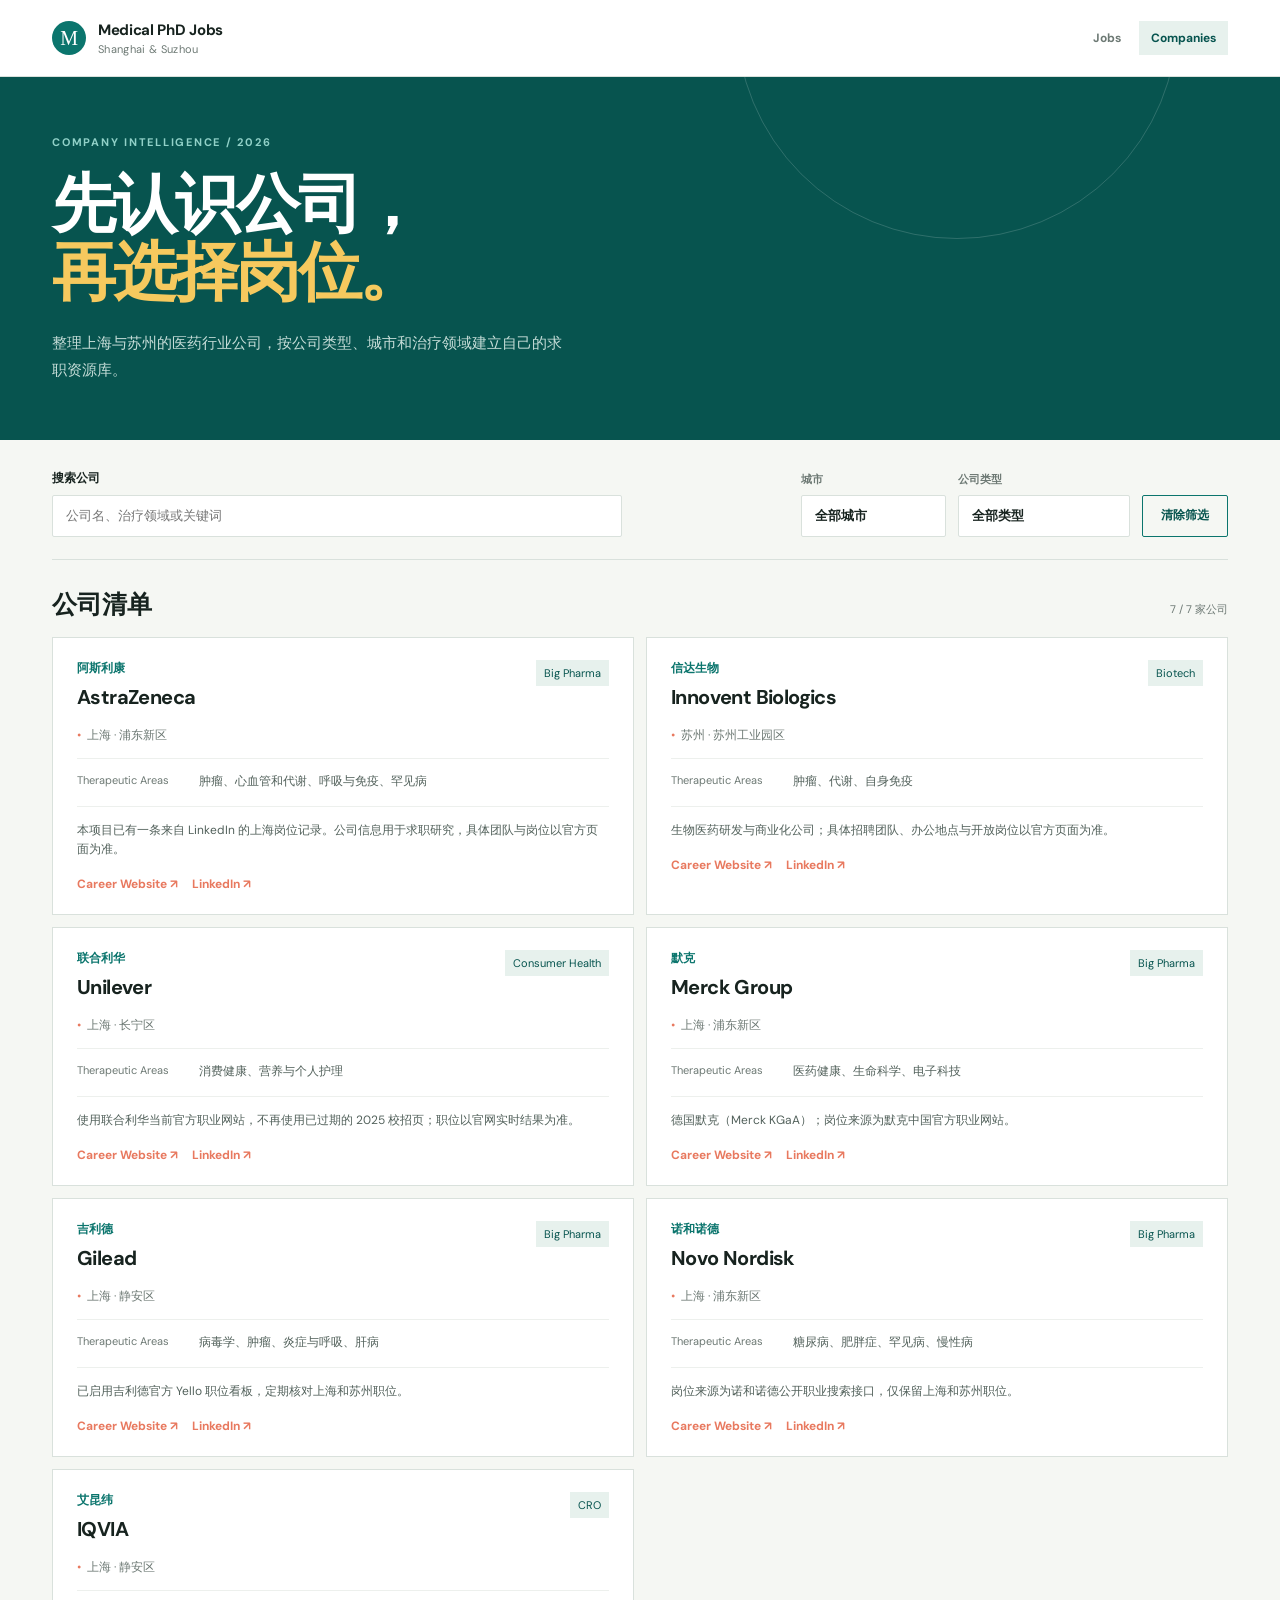
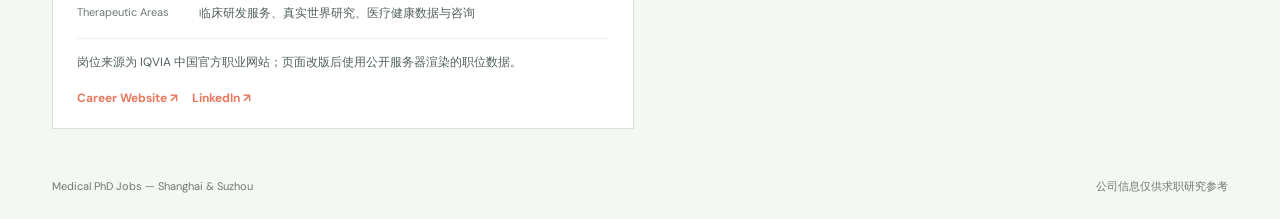
<file: companies.html>
<!doctype html>
<html lang="zh-CN">
<head>
  <meta charset="UTF-8">
  <meta name="viewport" content="width=device-width, initial-scale=1.0">
  <meta name="description" content="上海与苏州医药行业公司求职资源库">
  <title>Companies — Shanghai &amp; Suzhou</title>
  <link rel="stylesheet" href="styles.css">
  <link rel="stylesheet" href="companies.css">
  <script src="companies.js" defer></script>
</head>
<body>
  <header class="site-header">
    <div class="header-inner">
      <a class="brand" href="./">
        <span class="brand-mark">M</span>
        <span><strong>Medical PhD Jobs</strong><small>Shanghai &amp; Suzhou</small></span>
      </a>
      <nav class="site-nav" aria-label="主导航">
        <a href="./">Jobs</a>
        <a class="active" href="companies.html">Companies</a>
      </nav>
    </div>
  </header>

  <main>
    <section class="company-hero">
      <div class="company-hero-inner">
        <p class="eyebrow">COMPANY INTELLIGENCE / 2026</p>
        <h1>先认识公司，<br><em>再选择岗位。</em></h1>
        <p class="hero-copy">整理上海与苏州的医药行业公司，按公司类型、城市和治疗领域建立自己的求职资源库。</p>
      </div>
    </section>

    <section class="workspace company-workspace" aria-label="公司资源库">
      <div class="company-toolbar">
        <div class="search-wrap">
          <label for="companySearch">搜索公司</label>
          <input id="companySearch" type="search" placeholder="公司名、治疗领域或关键词" autocomplete="off">
        </div>
        <div class="company-selects">
          <label>城市<select id="cityFilter" aria-label="按城市筛选"><option value="">全部城市</option></select></label>
          <label>公司类型<select id="typeFilter" aria-label="按公司类型筛选"><option value="">全部类型</option></select></label>
          <button class="clear-button" id="clearCompanyFilters" type="button">清除筛选</button>
        </div>
      </div>

      <div class="company-header"><h2>公司清单</h2><span id="companyStatus">正在加载数据...</span></div>
      <div class="company-grid" id="companyList"></div>
      <div class="empty-state" id="companyEmpty" hidden><span>◎</span><h2>没有匹配的公司</h2><p>试试更换关键词或清除筛选条件。</p></div>
    </section>
  </main>

  <footer class="site-footer"><span>Medical PhD Jobs — Shanghai &amp; Suzhou</span><span>公司信息仅供求职研究参考</span></footer>
</body>
</html>
</file>
<file: styles.css>
@import url('https://fonts.googleapis.com/css2?family=DM+Sans:wght@400;500;600;700&family=Fraunces:opsz,wght@9..144,600&display=swap');

:root { --ink: #17231f; --muted: #6d7974; --line: #d9e1dc; --paper: #f5f7f3; --white: #fff; --teal: #0b756d; --teal-dark: #07544f; --coral: #e8795f; --gold: #e8b84a; }
* { box-sizing: border-box; }
body { margin: 0; color: var(--ink); background: var(--paper); font-family: 'DM Sans', -apple-system, BlinkMacSystemFont, sans-serif; }
.site-header { background: var(--white); border-bottom: 1px solid var(--line); }
.header-inner, .hero-inner, .workspace, .site-footer { max-width: 1240px; margin: 0 auto; padding-left: 32px; padding-right: 32px; }
.header-inner { min-height: 76px; display: flex; align-items: center; justify-content: space-between; }
.brand { display: flex; gap: 12px; align-items: center; color: var(--ink); text-decoration: none; letter-spacing: -.02em; }
.brand-mark { display: grid; place-items: center; width: 34px; height: 34px; color: var(--white); background: var(--teal); border-radius: 50%; font-family: Georgia, serif; font-size: 20px; }
.brand strong, .brand small { display: block; }.brand strong { font-size: 15px; }.brand small { color: var(--muted); font-size: 11px; margin-top: 2px; letter-spacing: .03em; }.header-note { color: var(--muted); font-size: 12px; }.header-note span { color: var(--coral); margin: 0 6px; }
.hero { background: var(--teal-dark); color: var(--white); overflow: hidden; position: relative; }.hero::after { content: ''; position: absolute; width: 440px; height: 440px; border: 1px solid rgba(255,255,255,.16); border-radius: 50%; right: 8%; top: -280px; }.hero-inner { padding-top: 72px; padding-bottom: 70px; position: relative; z-index: 1; }.eyebrow { color: #91d1c8; font-size: 11px; font-weight: 700; letter-spacing: .16em; margin: 0 0 20px; }.hero h1 { font-family: Fraunces, Georgia, serif; font-size: clamp(42px, 5vw, 68px); font-weight: 600; letter-spacing: -.04em; line-height: 1.06; margin: 0; }.hero h1 em { color: #f6c95e; font-style: normal; }.hero-copy { color: #c6ddd8; font-size: 15px; line-height: 1.8; margin: 25px 0 0; max-width: 510px; }
.workspace { padding-top: 28px; padding-bottom: 50px; }.stats { display: grid; grid-template-columns: repeat(5, 1fr); gap: 12px; margin-bottom: 32px; }.stat { background: var(--white); border: 1px solid var(--line); padding: 18px 20px; }.stat-label { color: var(--muted); font-size: 12px; }.stat-value { color: var(--teal-dark); font-family: Fraunces, Georgia, serif; font-size: 32px; margin-top: 8px; }.stat:first-child { border-top: 3px solid var(--coral); }.stat:nth-child(2) { border-top: 3px solid var(--teal); }.stat:nth-child(3) { border-top: 3px solid var(--gold); }.stat:nth-child(4) { border-top: 3px solid #96b7ac; }.stat:nth-child(5) { border-top: 3px solid #bf5b53; }
.toolbar { align-items: end; border-bottom: 1px solid var(--line); display: flex; gap: 16px; justify-content: space-between; padding-bottom: 20px; }.search-wrap { max-width: 570px; width: 100%; }.search-wrap label { display: block; font-size: 12px; font-weight: 700; margin-bottom: 8px; }.search-wrap input, select { appearance: none; background: var(--white); border: 1px solid var(--line); border-radius: 2px; color: var(--ink); font: inherit; font-size: 13px; min-height: 42px; padding: 0 13px; width: 100%; }.search-wrap input:focus, select:focus { border-color: var(--teal); outline: 2px solid rgba(11,117,109,.15); }.clear-button { background: transparent; border: 1px solid var(--teal); border-radius: 2px; color: var(--teal-dark); cursor: pointer; font: inherit; font-size: 12px; font-weight: 700; min-height: 42px; padding: 0 18px; }.clear-button:hover { background: var(--teal); color: var(--white); }
.content-grid { display: grid; grid-template-columns: 238px 1fr; gap: 42px; padding-top: 28px; }.filters { border-right: 1px solid var(--line); padding-right: 25px; }.filter-heading { display: flex; justify-content: space-between; font-size: 12px; font-weight: 700; margin-bottom: 25px; }.filter-heading span:last-child { color: var(--teal); font-weight: 500; } fieldset { border: 0; margin: 0 0 26px; padding: 0; } legend { font-size: 11px; font-weight: 700; letter-spacing: .1em; margin-bottom: 11px; text-transform: uppercase; }.check-row { align-items: center; color: #52615b; cursor: pointer; display: flex; font-size: 12px; gap: 9px; margin: 9px 0; }.check-row input { accent-color: var(--teal); height: 15px; margin: 0; width: 15px; }.filters select { font-size: 12px; min-height: 38px; }
.jobs-header { align-items: baseline; display: flex; justify-content: space-between; margin-bottom: 14px; }.jobs-header p { font-family: Fraunces, Georgia, serif; font-size: 25px; margin: 0; }.jobs-header span { color: var(--muted); font-size: 11px; }.jobs-list { display: grid; gap: 12px; }.job-card { background: var(--white); border: 1px solid var(--line); padding: 22px 24px; position: relative; transition: border-color .2s, transform .2s; }.job-card:hover { border-color: #9abdb4; transform: translateY(-2px); }.job-top { align-items: start; display: flex; gap: 15px; justify-content: space-between; }.company { color: var(--teal); font-size: 12px; font-weight: 700; letter-spacing: .04em; margin: 0 0 7px; text-transform: uppercase; }.job-title { font-size: 20px; letter-spacing: -.03em; margin: 0; }.favorite { background: transparent; border: 0; color: #a4b0ab; cursor: pointer; font-size: 24px; line-height: 1; padding: 0 0 0 12px; }.favorite.active { color: var(--coral); }.job-meta { color: var(--muted); display: flex; flex-wrap: wrap; font-size: 12px; gap: 6px 18px; margin: 17px 0 14px; }.job-meta span::before { color: var(--coral); content: '•'; margin-right: 6px; }.summary { color: #52615b; font-size: 13px; line-height: 1.65; margin: 0 0 17px; max-width: 790px; }.job-bottom { align-items: center; border-top: 1px solid #edf0ed; display: flex; flex-wrap: wrap; gap: 12px; justify-content: space-between; padding-top: 14px; }.tags { display: flex; flex-wrap: wrap; gap: 6px; }.tag { background: #e7f1ed; color: var(--teal-dark); font-size: 11px; padding: 5px 8px; }.link { color: var(--coral); font-size: 12px; font-weight: 700; text-decoration: none; }.link:hover { text-decoration: underline; }.sample-note { color: #9a6e26; font-size: 10px; font-weight: 700; letter-spacing: .05em; margin-left: 8px; }.empty-state { padding: 75px 20px; text-align: center; }.empty-state span { color: var(--teal); font-size: 30px; }.empty-state h2 { font-family: Fraunces, Georgia, serif; font-size: 24px; margin: 14px 0 8px; }.empty-state p { color: var(--muted); font-size: 13px; }.site-footer { color: var(--muted); display: flex; font-size: 11px; justify-content: space-between; padding-bottom: 25px; }
@media (max-width: 760px) { .header-inner, .hero-inner, .workspace, .site-footer { padding-left: 18px; padding-right: 18px; }.header-note { display: none; }.hero-inner { padding-bottom: 52px; padding-top: 52px; }.stats { grid-template-columns: repeat(2, 1fr); }.content-grid { display: block; }.filters { border-bottom: 1px solid var(--line); border-right: 0; display: grid; gap: 0 20px; grid-template-columns: repeat(2, 1fr); padding: 0 0 8px; }.filter-heading { grid-column: 1 / -1; }.filters fieldset:last-child { margin-bottom: 20px; }.toolbar { align-items: stretch; flex-direction: column; }.clear-button { align-self: flex-start; }.jobs-area { padding-top: 28px; }.job-card { padding: 18px; }.job-title { font-size: 17px; }.site-footer { flex-direction: column; gap: 8px; } }

.direction-board { border-top: 1px solid var(--line); margin-bottom: 30px; padding-top: 18px; }
.section-kicker { color: var(--muted); display: flex; font-size: 11px; justify-content: space-between; letter-spacing: .08em; text-transform: uppercase; }
.direction-grid { display: flex; flex-wrap: wrap; gap: 8px; margin-top: 13px; }
.direction-item { align-items: center; background: var(--white); border: 1px solid var(--line); display: flex; gap: 14px; justify-content: space-between; min-width: 155px; padding: 10px 12px; }
.direction-item span { color: #52615b; font-size: 12px; }
.direction-item strong { color: var(--teal); font-family: Fraunces, Georgia, serif; font-size: 20px; }
.fit { font-size: 11px; font-weight: 700; padding: 5px 8px; }
.fit-A { background: #dff2e9; color: #176548; }
.fit-B { background: #e1eff2; color: #1d6670; }
.fit-C { background: #fff0d4; color: #996b1b; }
.fit-D { background: #f5e3e0; color: #a44f43; }
.closed-job { background: #fffaf8; border-color: #e9b2aa; }
.closed-note { background: #f5e3e0; color: #a44f43; font-size: 10px; font-weight: 700; letter-spacing: .05em; margin-left: 8px; padding: 3px 6px; }
.closed-message { color: #a44f43; font-size: 12px; font-weight: 600; margin: 0 0 12px; }
</file>
<file: companies.css>
.site-nav { display: flex; gap: 6px; }
.site-nav a { color: var(--muted); font-size: 12px; font-weight: 700; padding: 9px 12px; text-decoration: none; }
.site-nav a:hover, .site-nav a.active { background: #e7f1ed; color: var(--teal-dark); }
.company-hero { background: var(--teal-dark); color: var(--white); overflow: hidden; position: relative; }
.company-hero::after { border: 1px solid rgba(255,255,255,.16); border-radius: 50%; content: ''; height: 440px; position: absolute; right: 8%; top: -280px; width: 440px; }
.company-hero-inner { margin: 0 auto; max-width: 1240px; padding: 58px 32px 56px; position: relative; z-index: 1; }
.company-hero h1 { font-family: Fraunces, Georgia, serif; font-size: clamp(42px, 5vw, 68px); font-weight: 600; letter-spacing: -.04em; line-height: 1.06; margin: 0; }
.company-hero h1 em { color: #f6c95e; font-style: normal; }
.company-workspace { padding-top: 30px; }
.company-toolbar { align-items: end; border-bottom: 1px solid var(--line); display: flex; gap: 24px; justify-content: space-between; padding-bottom: 22px; }
.company-selects { align-items: end; display: flex; gap: 12px; }
.company-selects label { color: var(--muted); display: block; font-size: 11px; font-weight: 700; min-width: 145px; }
.company-selects select { display: block; margin-top: 8px; min-height: 42px; }
.company-selects .clear-button { white-space: nowrap; }
.company-header { align-items: baseline; display: flex; justify-content: space-between; margin: 28px 0 16px; }
.company-header h2 { font-family: Fraunces, Georgia, serif; font-size: 25px; font-weight: 600; margin: 0; }
.company-header span { color: var(--muted); font-size: 11px; }
.company-grid { display: grid; gap: 12px; grid-template-columns: repeat(2, minmax(0, 1fr)); }
.company-card { background: var(--white); border: 1px solid var(--line); padding: 22px 24px; transition: border-color .2s, transform .2s; }
.company-card:hover { border-color: #9abdb4; transform: translateY(-2px); }
.company-card-top { align-items: start; display: flex; gap: 15px; justify-content: space-between; }
.company-name { font-size: 20px; letter-spacing: -.03em; margin: 0; }
.company-chinese-name { color: var(--teal); font-size: 12px; font-weight: 700; margin: 0 0 7px; }
.company-type { background: #e7f1ed; color: var(--teal-dark); font-size: 11px; padding: 6px 8px; white-space: nowrap; }
.company-place { color: var(--muted); font-size: 12px; margin: 17px 0 14px; }
.company-place::before { color: var(--coral); content: '•'; margin-right: 6px; }
.company-card dl { border-top: 1px solid #edf0ed; display: grid; gap: 10px; grid-template-columns: 112px 1fr; margin: 0; padding-top: 14px; }
.company-card dt { color: var(--muted); font-size: 11px; }
.company-card dd { color: #52615b; font-size: 12px; margin: 0; }
.company-card-note { border-top: 1px solid #edf0ed; color: #52615b; font-size: 12px; line-height: 1.6; margin: 16px 0 0; padding-top: 14px; }
.company-links { display: flex; flex-wrap: wrap; gap: 14px; margin-top: 17px; }
.company-links a { color: var(--coral); font-size: 12px; font-weight: 700; text-decoration: none; }
.company-links a:hover { text-decoration: underline; }
@media (max-width: 820px) { .company-toolbar { align-items: stretch; flex-direction: column; }.company-selects { align-items: end; flex-wrap: wrap; }.company-grid { grid-template-columns: 1fr; } }
@media (max-width: 560px) { .company-hero-inner { padding-left: 18px; padding-right: 18px; }.company-selects { display: grid; grid-template-columns: 1fr 1fr; }.company-selects label { min-width: 0; }.company-selects .clear-button { grid-column: 1 / -1; justify-self: start; }.site-nav a { padding-left: 7px; padding-right: 7px; } }
</file>
